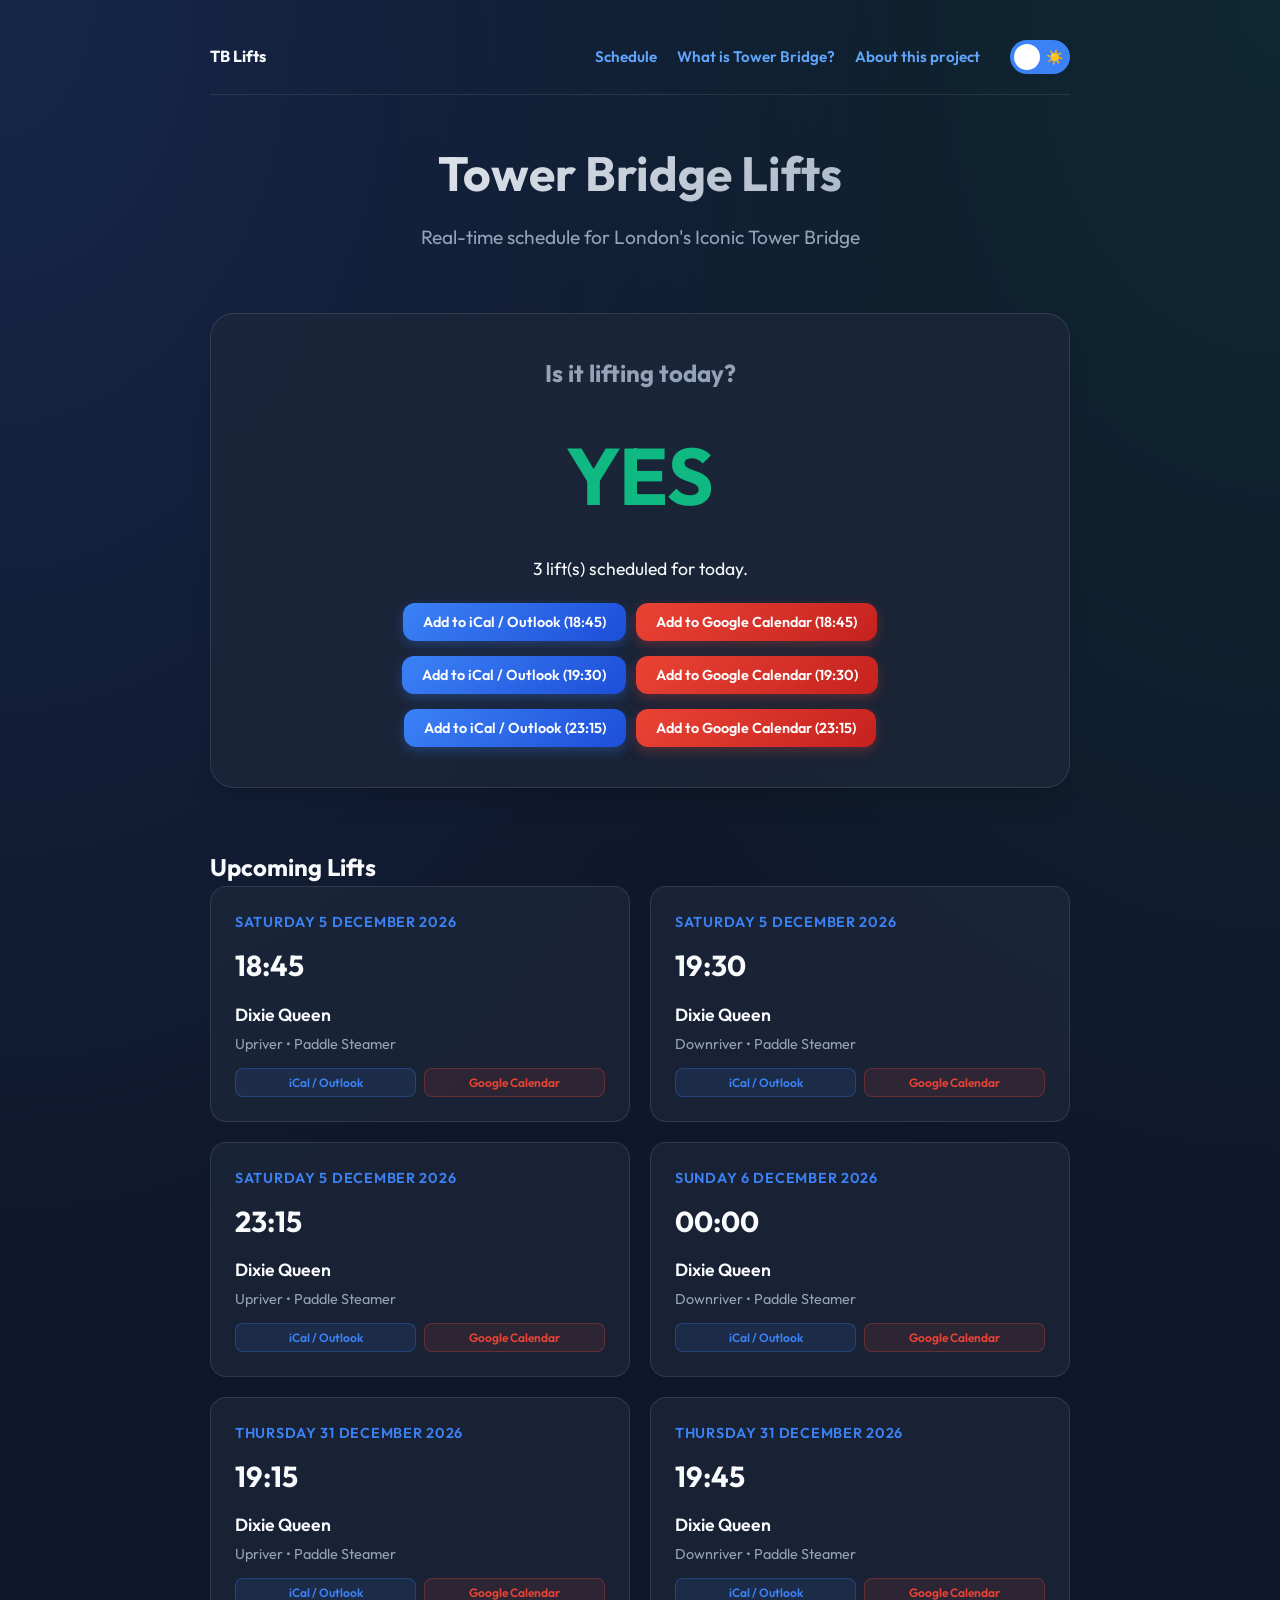
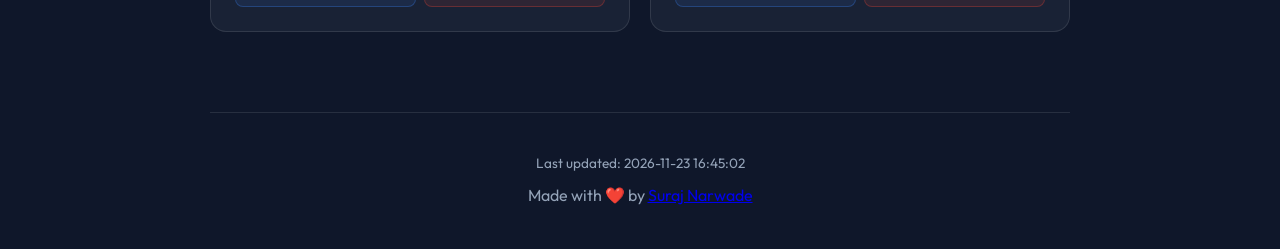
<file: index.html>
<!DOCTYPE html>
<html lang="en">

<head>
    <meta charset="UTF-8">
    <meta name="viewport" content="width=device-width, initial-scale=1.0">
    <title>Tower Bridge Lift Times - Live Schedule</title>
    <meta name="description"
        content="Check if Tower Bridge is lifting today. View the live schedule and add bridge lifts to your calendar. Created by Suraj Narwade.">

    <!-- Open Graph / Facebook -->
    <meta property="og:type" content="website">
    <meta property="og:url" content="https://surajnarwade.github.com/towerbridgelifts/">
    <meta property="og:title" content="Tower Bridge Lift Times - Live Schedule">
    <meta property="og:description"
        content="Check if Tower Bridge is lifting today. View the live schedule and add bridge lifts to your calendar.">
    <meta property="og:image" content="https://surajnarwade.github.com/towerbridgelifts/og-image.png">

    <!-- Twitter -->
    <meta property="twitter:card" content="summary_large_image">
    <meta property="twitter:title" content="Tower Bridge Lift Times - Live Schedule">
    <meta property="twitter:description"
        content="Check if Tower Bridge is lifting today. View the live schedule and add bridge lifts to your calendar.">

    <link rel="preconnect" href="https://fonts.googleapis.com">
    <link rel="preconnect" href="https://fonts.gstatic.com" crossorigin>
    <link href="https://fonts.googleapis.com/css2?family=Outfit:wght@300;400;600;700&display=swap" rel="stylesheet">
    <link rel="stylesheet" href="style.css">
</head>

<body class="dark-mode"> <!-- Default to dark mode -->
    <div class="container">
        <nav class="top-nav">
            <div class="logo">
                <a href="index.html" style="text-decoration: none; color: inherit; font-weight: 700;">TB Lifts</a>
            </div>
            <div class="nav-right">
                <div class="nav-links">
                    <a href="index.html" class="nav-link">Schedule</a>
                    <a href="tower-bridge.html" class="nav-link">What is Tower Bridge?</a>
                    <a href="about.html" class="nav-link">About this project</a>
                </div>
                <div class="theme-switch-wrapper">
                    <label class="theme-switch" for="checkbox">
                        <input type="checkbox" id="checkbox" />
                        <div class="slider round">
                            <span class="icon moon-icon">🌙</span>
                            <span class="icon sun-icon">☀️</span>
                        </div>
                    </label>
                </div>
            </div>
        </nav>

        <header>
            <h1>Tower Bridge Lifts</h1>
            <p class="subtitle">Real-time schedule for London's Iconic Tower Bridge</p>
        </header>

        <section id="status-section" class="status-card">
            <div class="loader"></div>
            <h2>Is it lifting today?</h2>
            <div id="today-status" class="status-value">Checking...</div>
            <div id="today-details" class="details"></div>
        </section>

        <section id="upcoming-section">
            <h2>Upcoming Lifts</h2>
            <div id="lifts-list" class="lifts-grid">
                <!-- Lifts will be injected here -->
            </div>
        </section>

        <footer>
            <p id="last-updated" class="last-updated"></p>
            <p>Made with ❤️ by <a href="https://github.com/surajnarwade" target="_blank" rel="noopener">Suraj
                    Narwade</a></p>
        </footer>
    </div>

    <script src="app.js"></script>
</body>

</html>
</file>
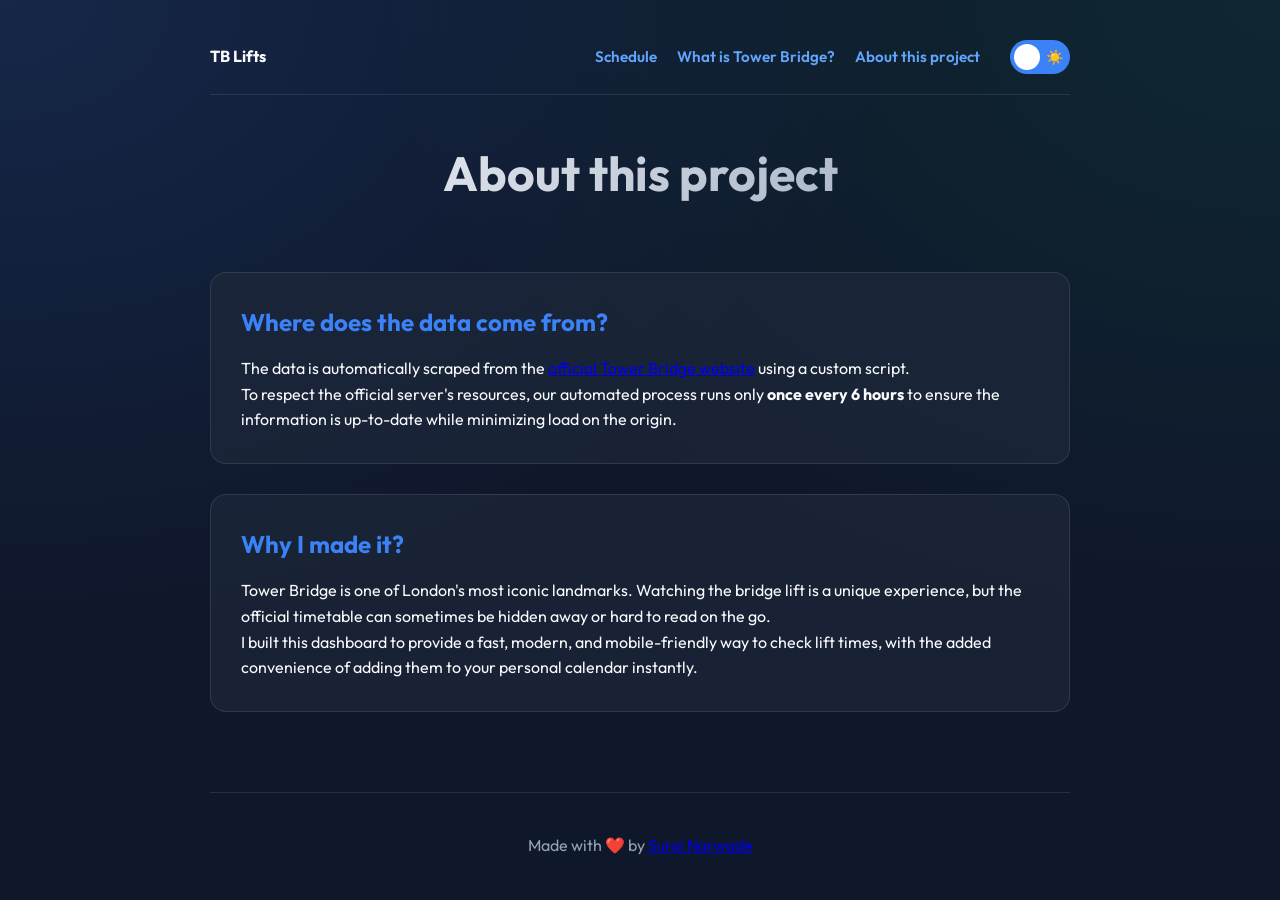
<file: about.html>
<!DOCTYPE html>
<html lang="en">

<head>
    <meta charset="UTF-8">
    <meta name="viewport" content="width=device-width, initial-scale=1.0">
    <title>About - Tower Bridge Lifts</title>
    <meta name="description" content="Information about the Tower Bridge Lifts project.">
    <link rel="preconnect" href="https://fonts.googleapis.com">
    <link rel="preconnect" href="https://fonts.gstatic.com" crossorigin>
    <link href="https://fonts.googleapis.com/css2?family=Outfit:wght@300;400;600;700&display=swap" rel="stylesheet">
    <link rel="stylesheet" href="style.css">
</head>

<body class="dark-mode"> <!-- Default to dark mode -->
    <div class="container">
        <nav class="top-nav">
            <div class="logo">
                <a href="index.html" style="text-decoration: none; color: inherit; font-weight: 700;">TB Lifts</a>
            </div>
            <div class="nav-right">
                <div class="nav-links">
                    <a href="index.html" class="nav-link">Schedule</a>
                    <a href="tower-bridge.html" class="nav-link">What is Tower Bridge?</a>
                    <a href="about.html" class="nav-link">About this project</a>
                </div>
                <div class="theme-switch-wrapper">
                    <label class="theme-switch" for="checkbox">
                        <input type="checkbox" id="checkbox" />
                        <div class="slider round">
                            <span class="icon moon-icon">🌙</span>
                            <span class="icon sun-icon">☀️</span>
                        </div>
                    </label>
                </div>
            </div>
        </nav>

        <header>
            <h1>About this project</h1>
        </header>

        <section class="about-content">
            <div class="card">
                <h2>Where does the data come from?</h2>
                <p>The data is automatically scraped from the <a href="https://www.towerbridge.org.uk/bridge-lifts"
                        target="_blank">official Tower Bridge website</a> using a custom script.</p>
                <p>To respect the official server's resources, our automated process runs only <strong>once every 6
                        hours</strong> to ensure the information is up-to-date while minimizing load on the origin.</p>
            </div>

            <div class="card">
                <h2>Why I made it?</h2>
                <p>Tower Bridge is one of London's most iconic landmarks. Watching the bridge lift is a unique
                    experience, but the official timetable can sometimes be hidden away or hard to read on the go.</p>
                <p>I built this dashboard to provide a fast, modern, and mobile-friendly way to check lift times, with
                    the added convenience of adding them to your personal calendar instantly.</p>
            </div>
        </section>

        <footer>
            <p>Made with ❤️ by <a href="https://github.com/surajnarwade" target="_blank" rel="noopener">Suraj
                    Narwade</a></p>
        </footer>
    </div>
    <script src="app.js"></script>
</body>

</html>
</file>
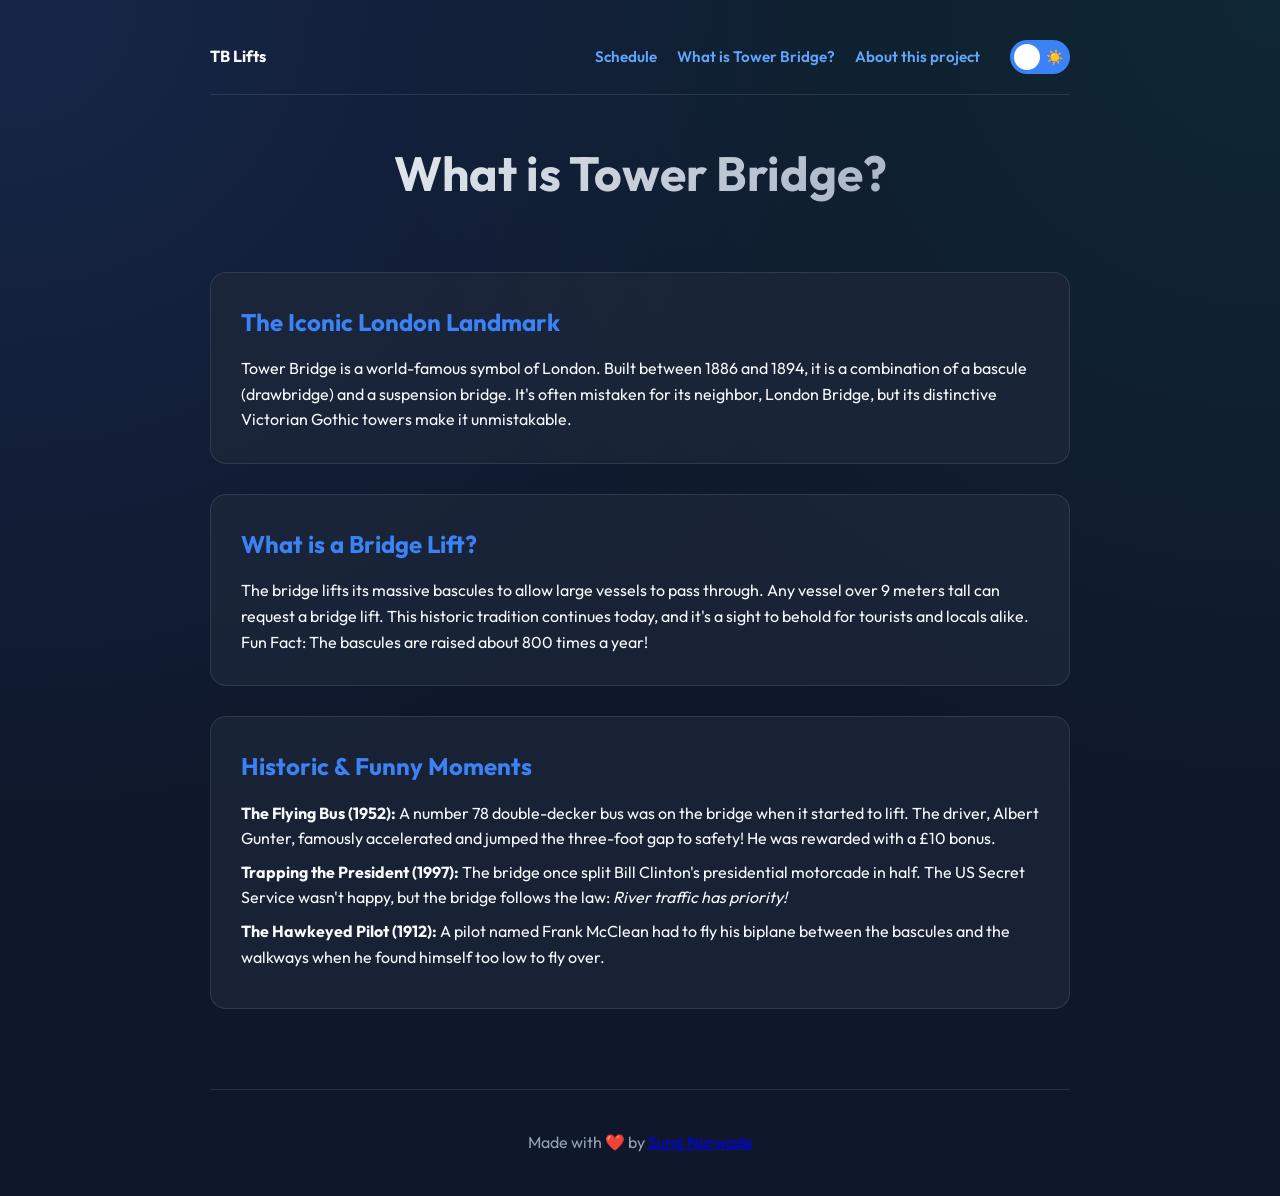
<file: tower-bridge.html>
<!DOCTYPE html>
<html lang="en">

<head>
    <meta charset="UTF-8">
    <meta name="viewport" content="width=device-width, initial-scale=1.0">
    <title>What is Tower Bridge? - Tower Bridge Lifts</title>
    <meta name="description" content="History and facts about Tower Bridge and its iconic bridge lifts.">
    <link rel="preconnect" href="https://fonts.googleapis.com">
    <link rel="preconnect" href="https://fonts.gstatic.com" crossorigin>
    <link href="https://fonts.googleapis.com/css2?family=Outfit:wght@300;400;600;700&display=swap" rel="stylesheet">
    <link rel="stylesheet" href="style.css">
</head>

<body class="dark-mode">
    <div class="container">
        <nav class="top-nav">
            <div class="logo">
                <a href="index.html" style="text-decoration: none; color: inherit; font-weight: 700;">TB Lifts</a>
            </div>
            <div class="nav-right">
                <div class="nav-links">
                    <a href="index.html" class="nav-link">Schedule</a>
                    <a href="tower-bridge.html" class="nav-link">What is Tower Bridge?</a>
                    <a href="about.html" class="nav-link">About this project</a>
                </div>
                <div class="theme-switch-wrapper">
                    <label class="theme-switch" for="checkbox">
                        <input type="checkbox" id="checkbox" />
                        <div class="slider round">
                            <span class="icon moon-icon">🌙</span>
                            <span class="icon sun-icon">☀️</span>
                        </div>
                    </label>
                </div>
            </div>
        </nav>

        <header>
            <h1>What is Tower Bridge?</h1>
        </header>

        <section class="about-content">
            <div class="card">
                <h2>The Iconic London Landmark</h2>
                <p>Tower Bridge is a world-famous symbol of London. Built between 1886 and 1894, it is a combination of
                    a bascule (drawbridge) and a suspension bridge. It's often mistaken for its neighbor, London Bridge,
                    but its distinctive Victorian Gothic towers make it unmistakable.</p>
            </div>

            <div class="card">
                <h2>What is a Bridge Lift?</h2>
                <p>The bridge lifts its massive bascules to allow large vessels to pass through. Any vessel over 9
                    meters tall can request a bridge lift. This historic tradition continues today, and it's a sight to
                    behold for tourists and locals alike.</p>
                <p>Fun Fact: The bascules are raised about 800 times a year!</p>
            </div>

            <div class="card">
                <h2>Historic & Funny Moments</h2>
                <ul>
                    <li><strong>The Flying Bus (1952):</strong> A number 78 double-decker bus was on the bridge when it
                        started to lift. The driver, Albert Gunter, famously accelerated and jumped the three-foot gap
                        to safety! He was rewarded with a £10 bonus.</li>
                    <li><strong>Trapping the President (1997):</strong> The bridge once split Bill Clinton's
                        presidential motorcade in half. The US Secret Service wasn't happy, but the bridge follows the
                        law: <em>River traffic has priority!</em></li>
                    <li><strong>The Hawkeyed Pilot (1912):</strong> A pilot named Frank McClean had to fly his biplane
                        between the bascules and the walkways when he found himself too low to fly over.</li>
                </ul>
            </div>
        </section>

        <footer>
            <p>Made with ❤️ by <a href="https://github.com/surajnarwade" target="_blank" rel="noopener">Suraj
                    Narwade</a></p>
        </footer>
    </div>
    <script src="app.js"></script>
</body>

</html>
</file>
<file: style.css>
:root {
    /* Day Mode Variables */
    --primary-color: #3b82f6;
    --bg-color: #f8fafc;
    --card-bg: rgba(255, 255, 255, 0.8);
    --text-color: #1e293b;
    --text-muted: #64748b;
    --accent-color: #10b981;
    --error-color: #ef4444;
    --nav-link: #3b82f6;
    --border-color: rgba(0, 0, 0, 0.05);
    --gradient-start: rgba(59, 130, 246, 0.05);
    --gradient-end: rgba(16, 185, 129, 0.03);
}

.dark-mode {
    /* Night Mode Variables */
    --bg-color: #0f172a;
    --card-bg: rgba(30, 41, 59, 0.7);
    --text-color: #f8fafc;
    --text-muted: #94a3b8;
    --nav-link: #60a5fa;
    --border-color: rgba(255, 255, 255, 0.1);
    --gradient-start: rgba(59, 130, 246, 0.15);
    --gradient-end: rgba(16, 185, 129, 0.1);
}

* {
    box-sizing: border-box;
    margin: 0;
    padding: 0;
}

body {
    font-family: 'Outfit', sans-serif;
    background-color: var(--bg-color);
    color: var(--text-color);
    line-height: 1.6;
    background-image:
        radial-gradient(at 0% 0%, var(--gradient-start) 0, transparent 50%),
        radial-gradient(at 100% 0%, var(--gradient-end) 0, transparent 50%);
    min-height: 100vh;
    transition: background-color 0.3s ease, color 0.3s ease;
}

.container {
    max-width: 900px;
    margin: 0 auto;
    padding: 40px 20px;
}

.top-nav {
    display: flex;
    justify-content: space-between;
    align-items: center;
    margin-bottom: 40px;
    padding-bottom: 20px;
    border-bottom: 1px solid var(--border-color);
}

.nav-right {
    display: flex;
    align-items: center;
    gap: 30px;
}

.nav-links {
    display: flex;
    gap: 20px;
}

/* Theme Switch */
.theme-switch-wrapper {
    display: flex;
    align-items: center;
}

.theme-switch {
    display: inline-block;
    height: 34px;
    position: relative;
    width: 60px;
}

.theme-switch input {
    display: none;
}

.slider {
    background-color: #ccc;
    bottom: 0;
    cursor: pointer;
    left: 0;
    position: absolute;
    right: 0;
    top: 0;
    transition: .4s;
    display: flex;
    align-items: center;
    justify-content: space-between;
    padding: 0 5px;
}

.slider:before {
    background-color: white;
    bottom: 4px;
    content: "";
    height: 26px;
    left: 4px;
    position: absolute;
    transition: .4s;
    width: 26px;
    z-index: 2;
}

.dark-mode .slider {
    background-color: var(--primary-color);
}

input:checked+.slider:before {
    transform: translateX(26px);
}

.slider.round {
    border-radius: 34px;
}

.slider.round:before {
    border-radius: 50%;
}

.icon {
    font-size: 14px;
    z-index: 1;
}

.moon-icon {
    margin-left: 2px;
}

.sun-icon {
    margin-right: 2px;
}

.nav-link {
    color: var(--nav-link);
    text-decoration: none;
    font-weight: 600;
    font-size: 0.95rem;
    transition: color 0.2s;
}

.nav-link:hover {
    color: var(--primary-color);
}

.last-updated {
    font-size: 0.85rem;
    color: var(--text-muted);
    margin-bottom: 8px;
}

.nav-link:hover {
    opacity: 0.8;
}

header {
    text-align: center;
    margin-bottom: 60px;
}

h1 {
    font-size: 3rem;
    font-weight: 700;
    margin-bottom: 10px;
    background: linear-gradient(135deg, var(--text-color) 0%, var(--text-muted) 100%);
    -webkit-background-clip: text;
    background-clip: text;
    -webkit-text-fill-color: transparent;
}

.subtitle {
    color: var(--text-muted);
    font-size: 1.2rem;
}

.status-card {
    background: var(--card-bg);
    backdrop-filter: blur(12px);
    border: 1px solid var(--border-color);
    border-radius: 24px;
    padding: 40px;
    text-align: center;
    margin-bottom: 60px;
    box-shadow: 0 20px 25px -5px rgba(0, 0, 0, 0.1), 0 10px 10px -5px rgba(0, 0, 0, 0.04);
    transition: transform 0.3s ease;
}

.status-card:hover {
    transform: translateY(-5px);
}

.status-card h2 {
    font-size: 1.5rem;
    color: var(--text-muted);
    margin-bottom: 20px;
}

.status-value {
    font-size: 5rem;
    font-weight: 700;
    margin-bottom: 15px;
}

.status-yes {
    color: var(--accent-color);
}

.status-no {
    color: var(--text-muted);
}

.details {
    font-size: 1.1rem;
}

.lifts-grid {
    display: grid;
    grid-template-columns: repeat(auto-fill, minmax(280px, 1fr));
    gap: 20px;
}

.lift-item {
    background: var(--card-bg);
    border: 1px solid var(--border-color);
    border-radius: 16px;
    padding: 24px;
    transition: all 0.2s ease;
}

.lift-item:hover {
    border-color: rgba(59, 130, 246, 0.5);
    background: var(--card-bg);
}

.lift-date {
    font-weight: 600;
    color: var(--primary-color);
    margin-bottom: 8px;
    font-size: 0.9rem;
    text-transform: uppercase;
    letter-spacing: 0.05em;
}

.lift-time {
    font-size: 1.8rem;
    font-weight: 700;
    margin-bottom: 12px;
}

.lift-vessel {
    font-size: 1.1rem;
    font-weight: 600;
    margin-bottom: 4px;
}

.lift-info {
    font-size: 0.9rem;
    color: var(--text-muted);
}

.loader {
    width: 48px;
    height: 48px;
    border: 5px solid var(--primary-color);
    border-bottom-color: transparent;
    border-radius: 50%;
    display: inline-block;
    box-sizing: border-box;
    animation: rotation 1s linear infinite;
    margin-bottom: 20px;
}

.btn-add-calendar {
    background: linear-gradient(135deg, var(--primary-color) 0%, #1d4ed8 100%);
    color: white;
    border: none;
    border-radius: 12px;
    padding: 10px 20px;
    font-family: 'Outfit', sans-serif;
    font-weight: 600;
    cursor: pointer;
    transition: all 0.2s ease;
    font-size: 0.9rem;
    box-shadow: 0 4px 12px rgba(59, 130, 246, 0.3);
}

.btn-add-calendar:hover {
    transform: translateY(-2px);
    box-shadow: 0 6px 16px rgba(59, 130, 246, 0.4);
    filter: brightness(1.1);
}

.btn-google-calendar {
    background: linear-gradient(135deg, #ea4335 0%, #c5221f 100%);
    color: white;
    border: none;
    border-radius: 12px;
    padding: 10px 20px;
    font-family: 'Outfit', sans-serif;
    font-weight: 600;
    cursor: pointer;
    transition: all 0.2s ease;
    font-size: 0.9rem;
    box-shadow: 0 4px 12px rgba(234, 67, 53, 0.3);
}

.btn-google-calendar:hover {
    transform: translateY(-2px);
    box-shadow: 0 6px 16px rgba(234, 67, 53, 0.4);
    filter: brightness(1.1);
}

.btn-group-main {
    display: flex;
    flex-direction: column;
    gap: 15px;
    align-items: center;
    margin-top: 20px;
}

.btn-group-item {
    display: flex;
    gap: 10px;
    flex-wrap: wrap;
    justify-content: center;
}

.btn-add-calendar-small {
    background: rgba(59, 130, 246, 0.1);
    color: var(--primary-color);
    border: 1px solid rgba(59, 130, 246, 0.3);
    border-radius: 8px;
    padding: 6px 10px;
    font-family: 'Outfit', sans-serif;
    font-weight: 600;
    cursor: pointer;
    transition: all 0.2s ease;
    font-size: 0.75rem;
    flex: 1;
}

.btn-google-calendar-small {
    background: rgba(234, 67, 53, 0.1);
    color: #ea4335;
    border: 1px solid rgba(234, 67, 53, 0.3);
    border-radius: 8px;
    padding: 6px 10px;
    font-family: 'Outfit', sans-serif;
    font-weight: 600;
    cursor: pointer;
    transition: all 0.2s ease;
    font-size: 0.75rem;
    flex: 1;
}

.btn-add-calendar-small:hover {
    background: var(--primary-color);
    color: white;
}

.btn-google-calendar-small:hover {
    background: #ea4335;
    color: white;
}

.btn-group-small {
    display: flex;
    gap: 8px;
    margin-top: 12px;
}

.theme-toggle {
    display: none;
    /* Removed the fixed toggle */
}

#mode-toggle {
    background: var(--card-bg);
    border: 1px solid var(--border-color);
    padding: 8px;
    border-radius: 10px;
    cursor: pointer;
    font-size: 1.2rem;
    display: flex;
    align-items: center;
    justify-content: center;
    transition: all 0.2s ease;
}

#mode-toggle:hover {
    transform: scale(1.05);
    border-color: var(--primary-color);
}

.sun {
    display: none;
}

.dark-mode .sun {
    display: block;
}

.dark-mode .moon {
    display: none;
}

footer {
    text-align: center;
    margin-top: 80px;
    padding-top: 40px;
    border-top: 1px solid var(--border-color);
    color: var(--text-muted);
}

.about-content {
    display: flex;
    flex-direction: column;
    gap: 30px;
}

.card {
    background: var(--card-bg);
    border: 1px solid var(--border-color);
    border-radius: 16px;
    padding: 30px;
}

.card h2 {
    margin-bottom: 15px;
    color: var(--primary-color);
}

.card ul {
    list-style: none;
    padding: 0;
}

.card li {
    margin-bottom: 8px;
}

@keyframes rotation {
    0% {
        transform: rotate(0deg);
    }

    100% {
        transform: rotate(360deg);
    }
}

@media (max-width: 600px) {
    h1 {
        font-size: 2rem;
    }

    .status-value {
        font-size: 3.5rem;
    }

    .btn-group-item {
        flex-direction: column;
        width: 100%;
    }

    .btn-add-calendar,
    .btn-google-calendar {
        width: 100%;
    }
}
</file>
